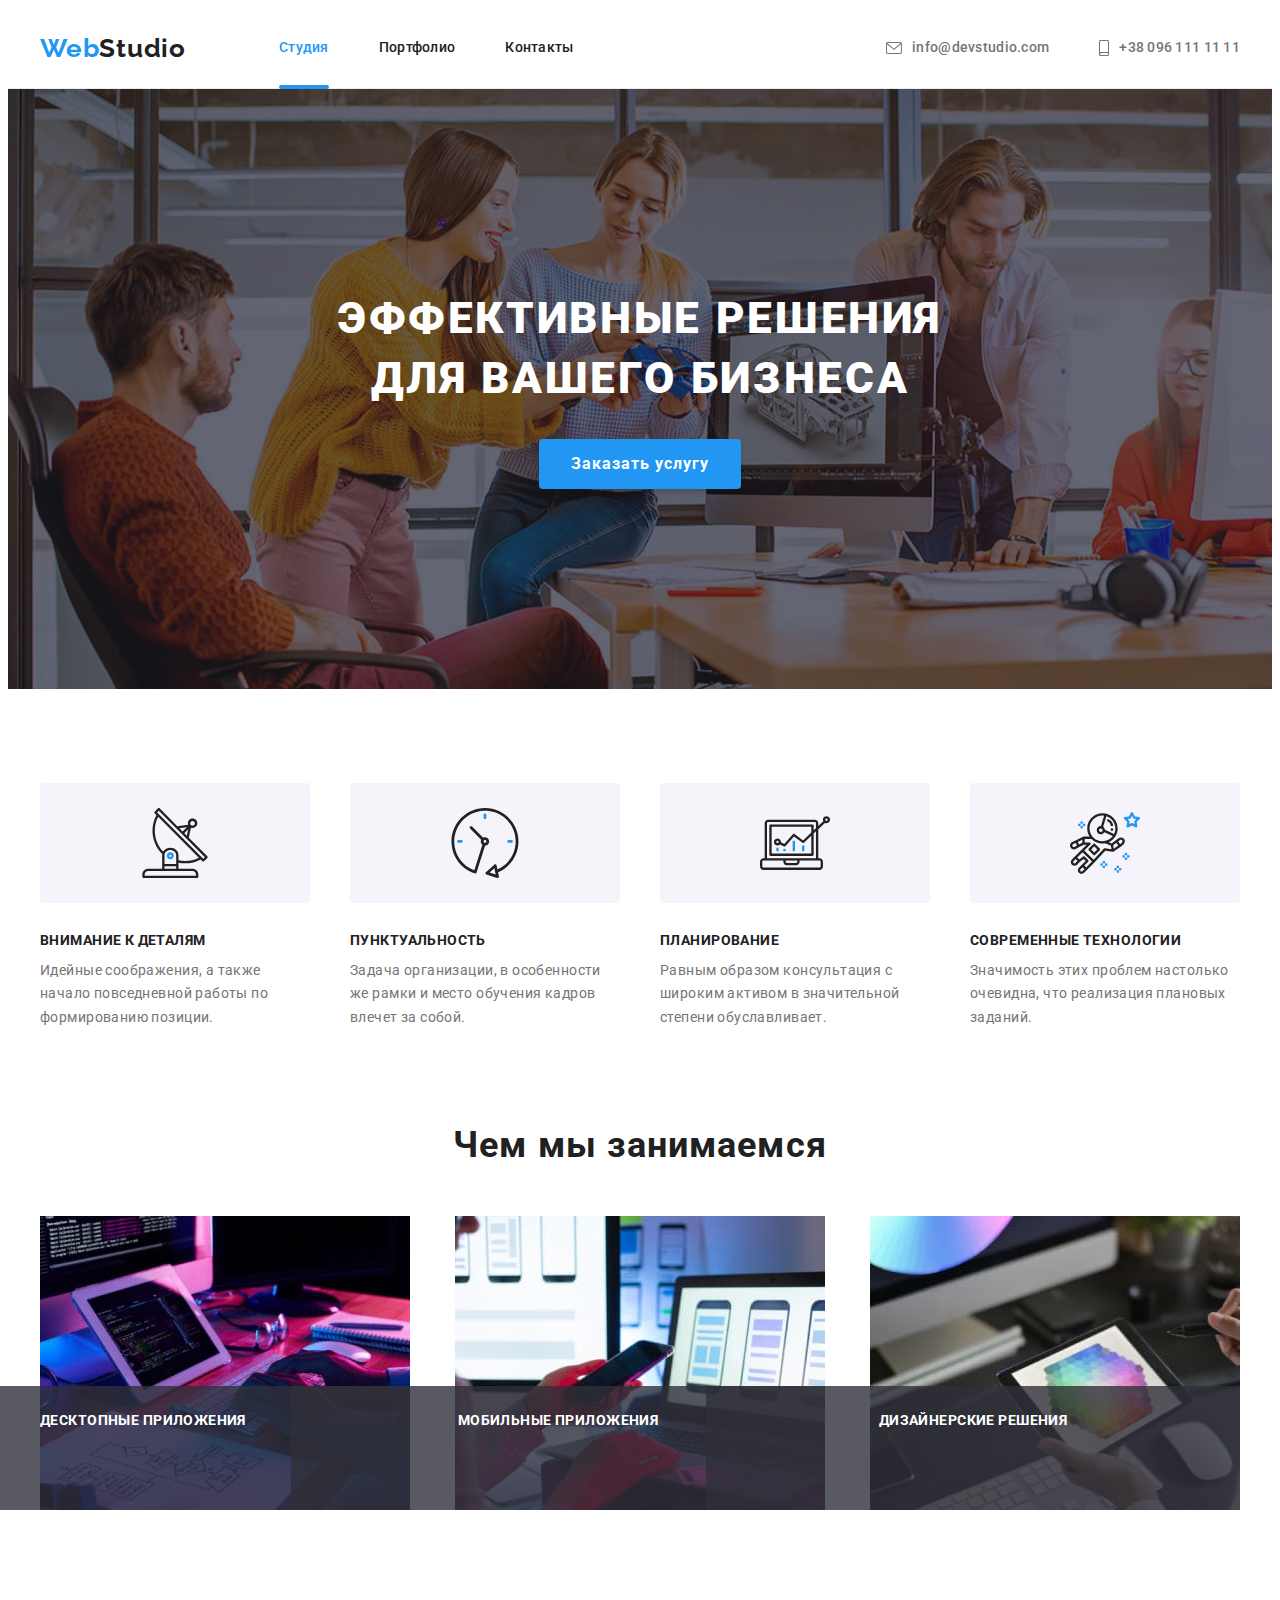
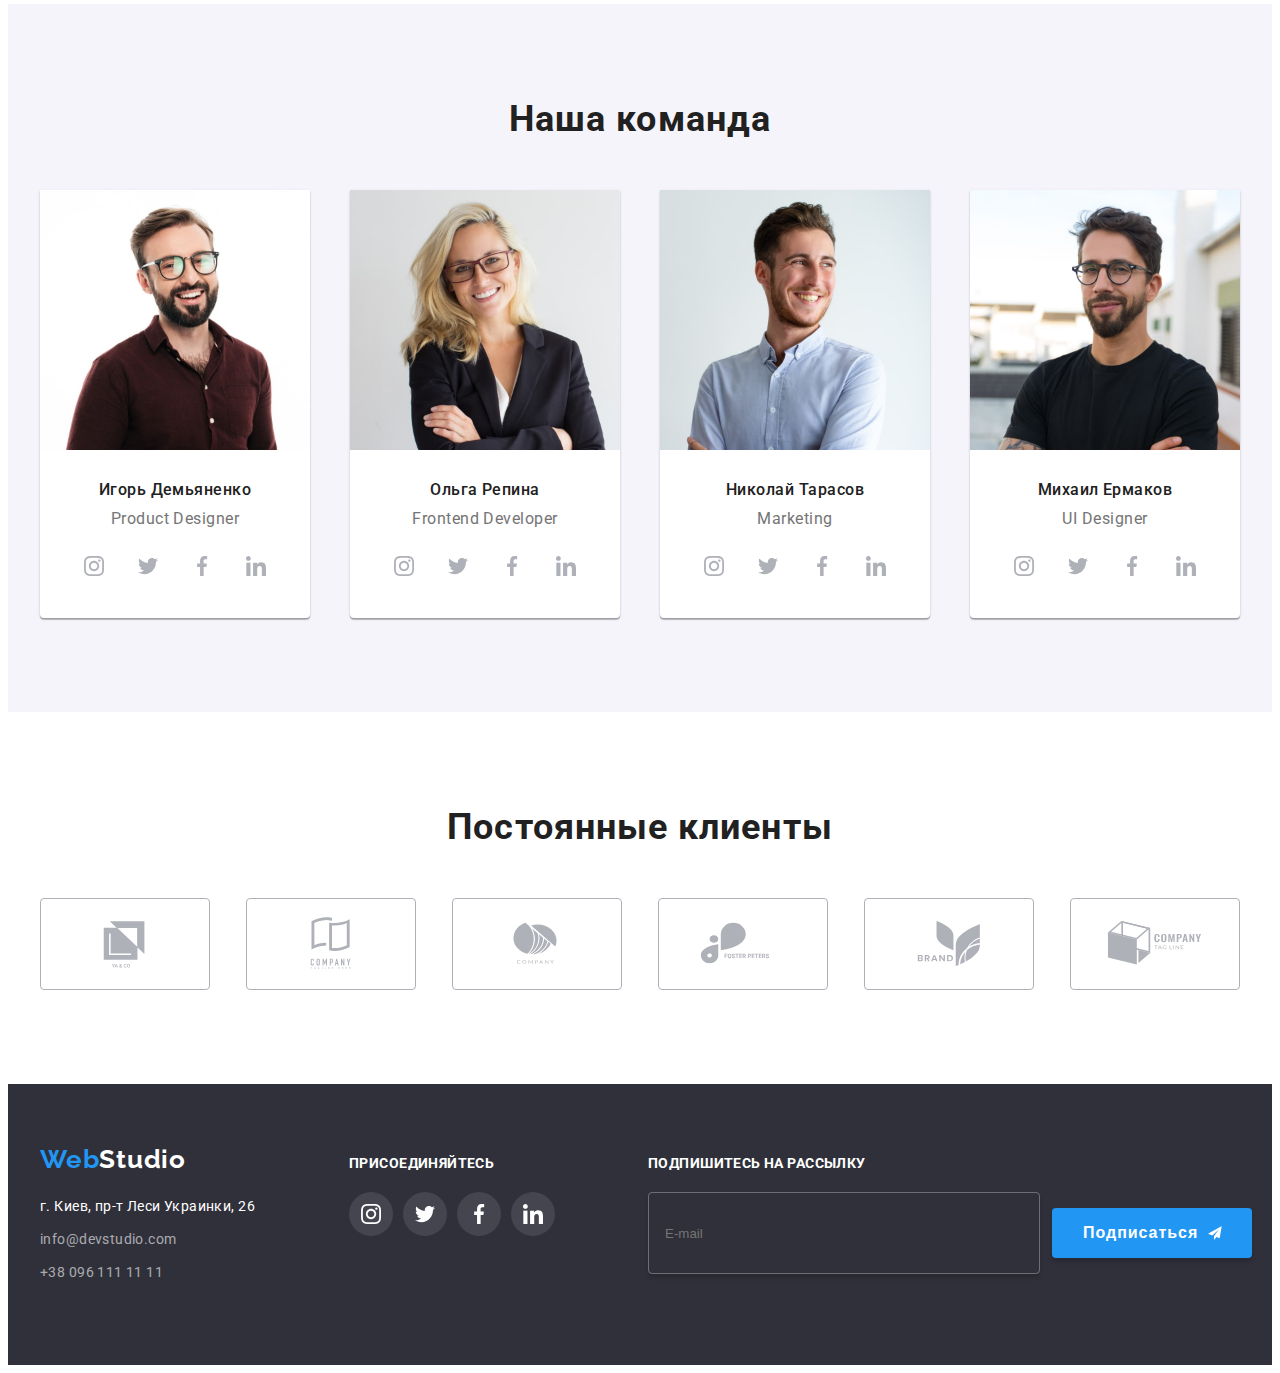
<file: index.html>
<!DOCTYPE html>
<html lang="ru">

<head>
  <meta charset="UTF-8" />
  <meta http-equiv="X-UA-Compatible" content="IE=edge" />
  <meta name="viewport" content="width=device-width, initial-scale=1.0" />
  <title>Студия</title>
  <link rel="preconnect" href="https://fonts.googleapis.com" />
  <link rel="preconnect" href="https://fonts.gstatic.com" crossorigin />
  <link href="https://fonts.googleapis.com/css2?family=Raleway:wght@700&family=Roboto:wght@400;500;700;900&display=swap"
    rel="stylesheet" />
  <link rel="stylesheet" href="https://cdnjs.cloudflare.com/ajax/libs/modern-normalize/1.1.0/modern-normalize.min.css"
    integrity="sha512-wpPYUAdjBVSE4KJnH1VR1HeZfpl1ub8YT/NKx4PuQ5NmX2tKuGu6U/JRp5y+Y8XG2tV+wKQpNHVUX03MfMFn9Q=="
    crossorigin="anonymous" referrerpolicy="no-referrer" />
  <link rel="stylesheet" href="./css/styles.css" />
</head>

<body>
  <!-- Шапка страницы -->
  <header class="page-header">
    <div class="container header-container">
      <nav class="page-navigation">
        <!-- Навигация на другие страницы -->
        <a class="logo link" href="index.html">
          Web<span class="logo-header">Studio</span>
        </a>
        <ul class="nav-list list">
          <li class="nav-list-item">
            <a class="nav-list-link link current" href="./index.html">
              Студия
            </a>
          </li>
          <li class="nav-list-item">
            <a class="nav-list-link link" href="./porfolio.html">
              Портфолио
            </a>
          </li>
          <li class="nav-list-item">
            <a class="nav-list-link link" href=""> Контакты </a>
          </li>
        </ul>
      </nav>
      <ul class="contact-list list">
        <li class="contact-list-item">
          <a class="head-contact link" href="mailto:info@devstudio.com">
            <svg class="contact-icon" width="16" height="12">
              <use href="./img/sprite.svg#icon-envelope"></use>
            </svg>
            info@devstudio.com</a>
        </li>
        <li class="contact-list-item">
          <a class="head-contact link" href="tel:+380961111111">
            <svg class="contact-icon" width="10" height="16">
              <use href="./img/sprite.svg#icon-smartphone"></use>
            </svg>
            +38 096 111 11 11</a>
        </li>
      </ul>
    </div>
  </header>
  <!-- Уникальный контент страницы -->
  <main>
    <!-- Секция Hero -->
    <section class="hero">
      <div class="container">
        <h1 class="main-title">
          Эффективные решения <br />
          для вашего бизнеса
        </h1>
        <button class="modal-btn" type="button" data-modal-open>Заказать услугу</button>
      </div>
    </section>
    <!-- Секция с текстовыми элементами -->
    <section class="section-about-text-element section">
      <div class="container">
        <h2 hidden>Текстовый контент</h2>
        <ul class="section-about-text-content list">
          <li class="section-about-list">
            <div class="text-content-icon">
              <svg class="section-about-icon" width="70" height="70">
                <use href="./img/sprite.svg#icon-antenna"></use>
              </svg>
            </div>
            <h3 class="section-about-title">Внимание к деталям</h3>
            <p class="section-about-text">
              Идейные соображения, а также <br />
              начало повседневной работы по <br />
              формированию позиции.
            </p>
          </li>
          <li class="section-about-list">
            <div class="text-content-icon">
              <svg class="section-about-icon" width="70" height="70">
                <use href="./img/sprite.svg#icon-clock"></use>
              </svg>
            </div>
            <h3 class="section-about-title">Пунктуальность</h3>
            <p class="section-about-text">
              Задача организации, в особенности <br />
              же рамки и место обучения кадров <br />
              влечет за собой.
            </p>
          </li>
          <li class="section-about-list">
            <div class="text-content-icon">
              <svg class="section-about-icon" width="70" height="70">
                <use href="./img/sprite.svg#icon-diagram"></use>
              </svg>
            </div>
            <h3 class="section-about-title">Планирование</h3>
            <p class="section-about-text">
              Равным образом консультация с <br />
              широким активом в значительной <br />
              степени обуславливает.
            </p>
          </li>
          <li class="section-about-list">
            <div class="text-content-icon">
              <svg class="section-about-icon" width="70" height="70">
                <use href="./img/sprite.svg#icon-astronaut"></use>
              </svg>
            </div>
            <h3 class="section-about-title">Современные технологии</h3>
            <p class="section-about-text">
              Значимость этих проблем настолько <br />
              очевидна, что реализация плановых <br />
              заданий.
            </p>
          </li>
        </ul>
      </div>
    </section>
    <!-- Секция чем занимаемся -->
    <section class="section-about section">
      <div class="container">
        <h2 class="section-about-main-title title">Чем мы занимаемся</h2>
        <ul class="about-image list">
          <li class="section-about-photo-list">
            <img class="section-about-img" src="./img/to-do-img1.jpg" alt="за планшетом" width="370" height="294" />
            <p class="section-about-overlay">
              Десктопные приложения
            </p>
          </li>
          <li class="section-about-photo-list">
            <img class="section-about-img" src="./img/to-do-img2.jpg" alt="за ноутбуком" width="370" height="294" />
            <p class="section-about-overlay">
              Мобильные приложения
            </p>
          </li>
          <li class="section-about-photo-list">
            <img class="section-about-img" src="./img/to-do-img3.jpg" alt="планшет в руках" width="370" height="294" />
            <p class="section-about-overlay">
              Дизайнерские решения
            </p>
          </li>
        </ul>
      </div>
    </section>
    <!-- Секция Наша команда -->
    <section class="section-team section">
      <div class="container">
        <h2 class="section-team-title title">Наша команда</h2>
        <ul class="team list">
          <li class="section-team-list">
            <img class="section-team-img" src="./img/team-img-1.jpg" alt="Игорь Демьяненко" width="270" height="260" />
            <div class="team-member-content-wrapper">
              <h3 class="team-member-name">Игорь Демьяненко</h3>
              <p class="profession">Product Designer</p>
              <ul class="social-list list">
                <li class="social-list-item">
                  <a class="social-list-link" href="">
                    <svg class="social-list-icon" width="20" height="20">
                      <use href="./img/sprite.svg#icon-instagram"></use>
                    </svg>
                  </a>
                </li>
                <li class="social-list-item">
                  <a class="social-list-link" href="">
                    <svg class="social-list-icon" width="20" height="20">
                      <use href="./img/sprite.svg#icon-twitter"></use>
                    </svg>
                  </a>
                </li>
                <li class="social-list-item">
                  <a class="social-list-link" href="">
                    <svg class="social-list-icon" width="20" height="20">
                      <use href="./img/sprite.svg#icon-facebook"></use>
                    </svg>
                  </a>
                </li>
                <li class="social-list-item">
                  <a class="social-list-link" href="">
                    <svg class="social-list-icon" width="20" height="20">
                      <use href="./img/sprite.svg#icon-linkedin"></use>
                    </svg>
                  </a>
                </li>
              </ul>
            </div>
          </li>
          <li class="section-team-list">
            <img class="section-team-img" src="./img/team-img-2.jpg" alt="Ольга Репина" width="270" height="260" />
            <div class="team-member-content-wrapper">
              <h3 class="team-member-name">Ольга Репина</h3>
              <p class="profession">Frontend Developer</p>
              <ul class="social-list list">
                <li class="social-list-item">
                  <a class="social-list-link" href="">
                    <svg class="social-list-icon" width="20" height="20">
                      <use href="./img/sprite.svg#icon-instagram"></use>
                    </svg>
                  </a>
                </li>
                <li class="social-list-item">
                  <a class="social-list-link" href="">
                    <svg class="social-list-icon" width="20" height="20">
                      <use href="./img/sprite.svg#icon-twitter"></use>
                    </svg>
                  </a>
                </li>
                <li class="social-list-item">
                  <a class="social-list-link" href="">
                    <svg class="social-list-icon" width="20" height="20">
                      <use href="./img/sprite.svg#icon-facebook"></use>
                    </svg>
                  </a>
                </li>
                <li class="social-list-item">
                  <a class="social-list-link" href="">
                    <svg class="social-list-icon" width="20" height="20">
                      <use href="./img/sprite.svg#icon-linkedin"></use>
                    </svg>
                  </a>
                </li>
              </ul>
            </div>
          </li>
          <li class="section-team-list">
            <img class="section-team-img" src="./img/team-img-3.jpg" alt="Николай Тарасов" width="270" height="260" />
            <div class="team-member-content-wrapper">
              <h3 class="team-member-name">Николай Тарасов</h3>
              <p class="profession">Marketing</p>
              <ul class="social-list list">
                <li class="social-list-item">
                  <a class="social-list-link" href="">
                    <svg class="social-list-icon" width="20" height="20">
                      <use href="./img/sprite.svg#icon-instagram"></use>
                    </svg>
                  </a>
                </li>
                <li class="social-list-item">
                  <a class="social-list-link" href="">
                    <svg class="social-list-icon" width="20" height="20">
                      <use href="./img/sprite.svg#icon-twitter"></use>
                    </svg>
                  </a>
                </li>
                <li class="social-list-item">
                  <a class="social-list-link" href="">
                    <svg class="social-list-icon" width="20" height="20">
                      <use href="./img/sprite.svg#icon-facebook"></use>
                    </svg>
                  </a>
                </li>
                <li class="social-list-item">
                  <a class="social-list-link" href="">
                    <svg class="social-list-icon" width="20" height="20">
                      <use href="./img/sprite.svg#icon-linkedin"></use>
                    </svg>
                  </a>
                </li>
              </ul>
            </div>
          </li>

          <li class="section-team-list">
            <img class="section-team-img" src="./img/team-img-4.jpg" alt="Михаил Ермаков" width="270" height="260" />
            <div class="team-member-content-wrapper">
              <h3 class="team-member-name">Михаил Ермаков</h3>
              <p class="profession">UI Designer</p>
              <ul class="social-list list">
                <li class="social-list-item">
                  <a class="social-list-link" href="">
                    <svg class="social-list-icon" width="20" height="20">
                      <use href="./img/sprite.svg#icon-instagram"></use>
                    </svg>
                  </a>
                </li>
                <li class="social-list-item">
                  <a class="social-list-link" href="">
                    <svg class="social-list-icon" width="20" height="20">
                      <use href="./img/sprite.svg#icon-twitter"></use>
                    </svg>
                  </a>
                </li>
                <li class="social-list-item">
                  <a class="social-list-link" href="">
                    <svg class="social-list-icon" width="20" height="20">
                      <use href="./img/sprite.svg#icon-facebook"></use>
                    </svg>
                  </a>
                </li>
                <li class="social-list-item">
                  <a class="social-list-link" href="">
                    <svg class="social-list-icon" width="20" height="20">
                      <use href="./img/sprite.svg#icon-linkedin"></use>
                    </svg>
                  </a>
                </li>
              </ul>
            </div>
          </li>
        </ul>
      </div>
    </section>
    <!-- Секция постоянные клиенты -->
    <section class="section-client section">
      <div class="container">
        <h2 class="section-client-title">Постоянные клиенты</h2>
        <ul class="clients-list list">
          <li class="client-list-item">
            <a class="client-list-link" href="">
              <svg class="client-list-icon" width="106" height="60">
                <use href="./img/sprite.svg#icon-Logo"></use>
              </svg>
            </a>
          </li>
          <li class="client-list-item">
            <a class="client-list-link" href="">
              <svg class="client-list-icon" width="106" height="60">
                <use href="./img/sprite.svg#icon-Logo-2"></use>
              </svg>
            </a>
          </li>
          <li class="client-list-item">
            <a class="client-list-link" href="">
              <svg class="client-list-icon" width="106" height="60">
                <use href="./img/sprite.svg#icon-Logo-3"></use>
              </svg>
            </a>
          </li>
          <li class="client-list-item">
            <a class="client-list-link" href="">
              <svg class="client-list-icon" width="106" height="60">
                <use href="./img/sprite.svg#icon-Logo-4"></use>
              </svg>
            </a>
          </li>
          <li class="client-list-item">
            <a class="client-list-link" href="">
              <svg class="client-list-icon" width="106" height="60">
                <use href="./img/sprite.svg#icon-Logo-5"></use>
              </svg>
            </a>
          </li>
          <li class="client-list-item">
            <a class="client-list-link" href="">
              <svg class="client-list-icon" width="106" height="60">
                <use href="./img/sprite.svg#icon-Logo-6"></use>
              </svg>
            </a>
          </li>
        </ul>
      </div>
    </section>
  </main>
  <!-- Подвал страницы -->
  <footer class="section-footer">
    <div class="footer-main container">
      <div class="part-adress">
        <a class="logo section-footer-logo link" href="./index.html">
          Web<span class="logo-footer">Studio</span>
        </a>
        <address class="studio-address">
          г. Киев, пр-т Леси Украинки, 26
          <ul class="list">
            <li class="footer-contact-list">
              <a class="footer-contact-mail link" href="mailto:info@devstudio.com">info@devstudio.com</a>
            </li>
            <li class="footer-contact-list">
              <a class="footer-contact-phone link" href="tel:+380961111111">+38 096 111 11 11</a>
            </li>
          </ul>
        </address>
      </div>
      <div class="part-social">
        <p class="footer-social-title">Присоединяйтесь</p>
        <ul class="social-list list">
          <li class="social-list-item">
            <a class="footer-social-list-link social-list-link" href="">
              <svg class="footer-social-list-icon" width="20" height="20">
                <use href="./img/sprite.svg#icon-instagram"></use>
              </svg>
            </a>
          </li>
          <li class="social-list-item">
            <a class="footer-social-list-link social-list-link" href="">
              <svg class="footer-social-list-icon" width="20" height="20">
                <use href="./img/sprite.svg#icon-twitter"></use>
              </svg>
            </a>
          </li>
          <li class="social-list-item">
            <a class="footer-social-list-link social-list-link" href="">
              <svg class="footer-social-list-icon" width="20" height="20">
                <use href="./img/sprite.svg#icon-facebook"></use>
              </svg>
            </a>
          </li>
          <li class="social-list-item">
            <a class="footer-social-list-link social-list-link" href="">
              <svg class="footer-social-list-icon" width="20" height="20">
                <use href="./img/sprite.svg#icon-linkedin"></use>
              </svg>
            </a>
          </li>
        </ul>
      </div>
      <div class="right-part">
      <p class="footer-subscribe-form-title">Подпишитесь на рассылку</p>
      <form class="footer-subscribe-form">
        <label class="subscribe-form-field">
          <input type="email"
          name="subscribe_email"
          class="subscribe-input"
          placeholder="E-mail">
        </label>
        <button class="subscribe-form-btn">
          <span class="subscribe-text">Подписаться</span> 
          <svg class="subscribe-form-btn-icon" width="24" height="24">
            <use href="./img/sprite.svg#icon-send">
            </use>
          </svg>
        </button>
      </form>
    </div>
    </div>
  </footer>
  <!-- Модальное окно -->
  <div class="backdrop is-hidden" data-modal>
    <div class="modal">
      <button type="button" class="modal-close-btn" data-modal-close>
        <svg class="modal-close-icon" width="18" height="18">
          <use href="./img/sprite.svg#close-icon">
          </use>
        </svg>
      </button>
      <p class="modal-window-title">Оставьте свои данные, мы вам перезвоним</p>
      <form class="contact-form">
        <label class="contact-form-field"> 
          <span class="contact-form-field-name">Имя</span>
          <span class="contact-form-input-wrapper">
            <input name="user_name" class="contact-form-input" type="text" required>
          <svg class="contact-form-input-icon" width="13" height="13">
            <use href="./img/sprite.svg#icon-modal-name"></use>
          </svg>  
          
        </span>
        </label>
        <label class="contact-form-field"> 
          <span class="contact-form-field-name">Телефон</span>
          <span class="contact-form-input-wrapper">
            <input name="user_phone" class="contact-form-input" type="tel" required>
            <svg class="contact-form-input-icon" width="13" height="13">
              <use href="./img/sprite.svg#icon-modal-phone"></use>
            </svg>  
          
        </span>
        </label>
        <label class="contact-form-field">
          <span class="contact-form-field-name">Почта</span> 
          <span class="contact-form-input-wrapper">
            <input name="user_email" class="contact-form-input" type="email" required>
            <svg class="contact-form-input-icon" width="15" height="12">
              <use href="./img/sprite.svg#icon-modal-email"></use>
            </svg>  
          
        </span>
        </label>
        <label class="contact-form-field"> 
          <span class="contact-form-field-name">Комментарий</span> 
          <textarea name="user_message" class="contact-form-message" placeholder="Введите текст"></textarea>
          <div class="contact-form-checkbox-wrapper">
            <input 
            name="accept-policy" 
            value="" 
            type="checkbox" 
            class="contact-form-checkbox visually-hidden" 
            id="policy-checkbox"
            required>
            <label for="policy-checkbox" class="contact-form-checkbox-label">Соглашаюсь с рассылкой и принимаю&#160 <a href="" class="agreement">Условия договора</a> </label>
          </div>
          <button type="submit" class="contact-form-submit-btn">Отправить</button>
        </label>
      </form>
    </div>
  </div>
  <script src="./js/modal.js"></script>
</body>

</html>
</file>
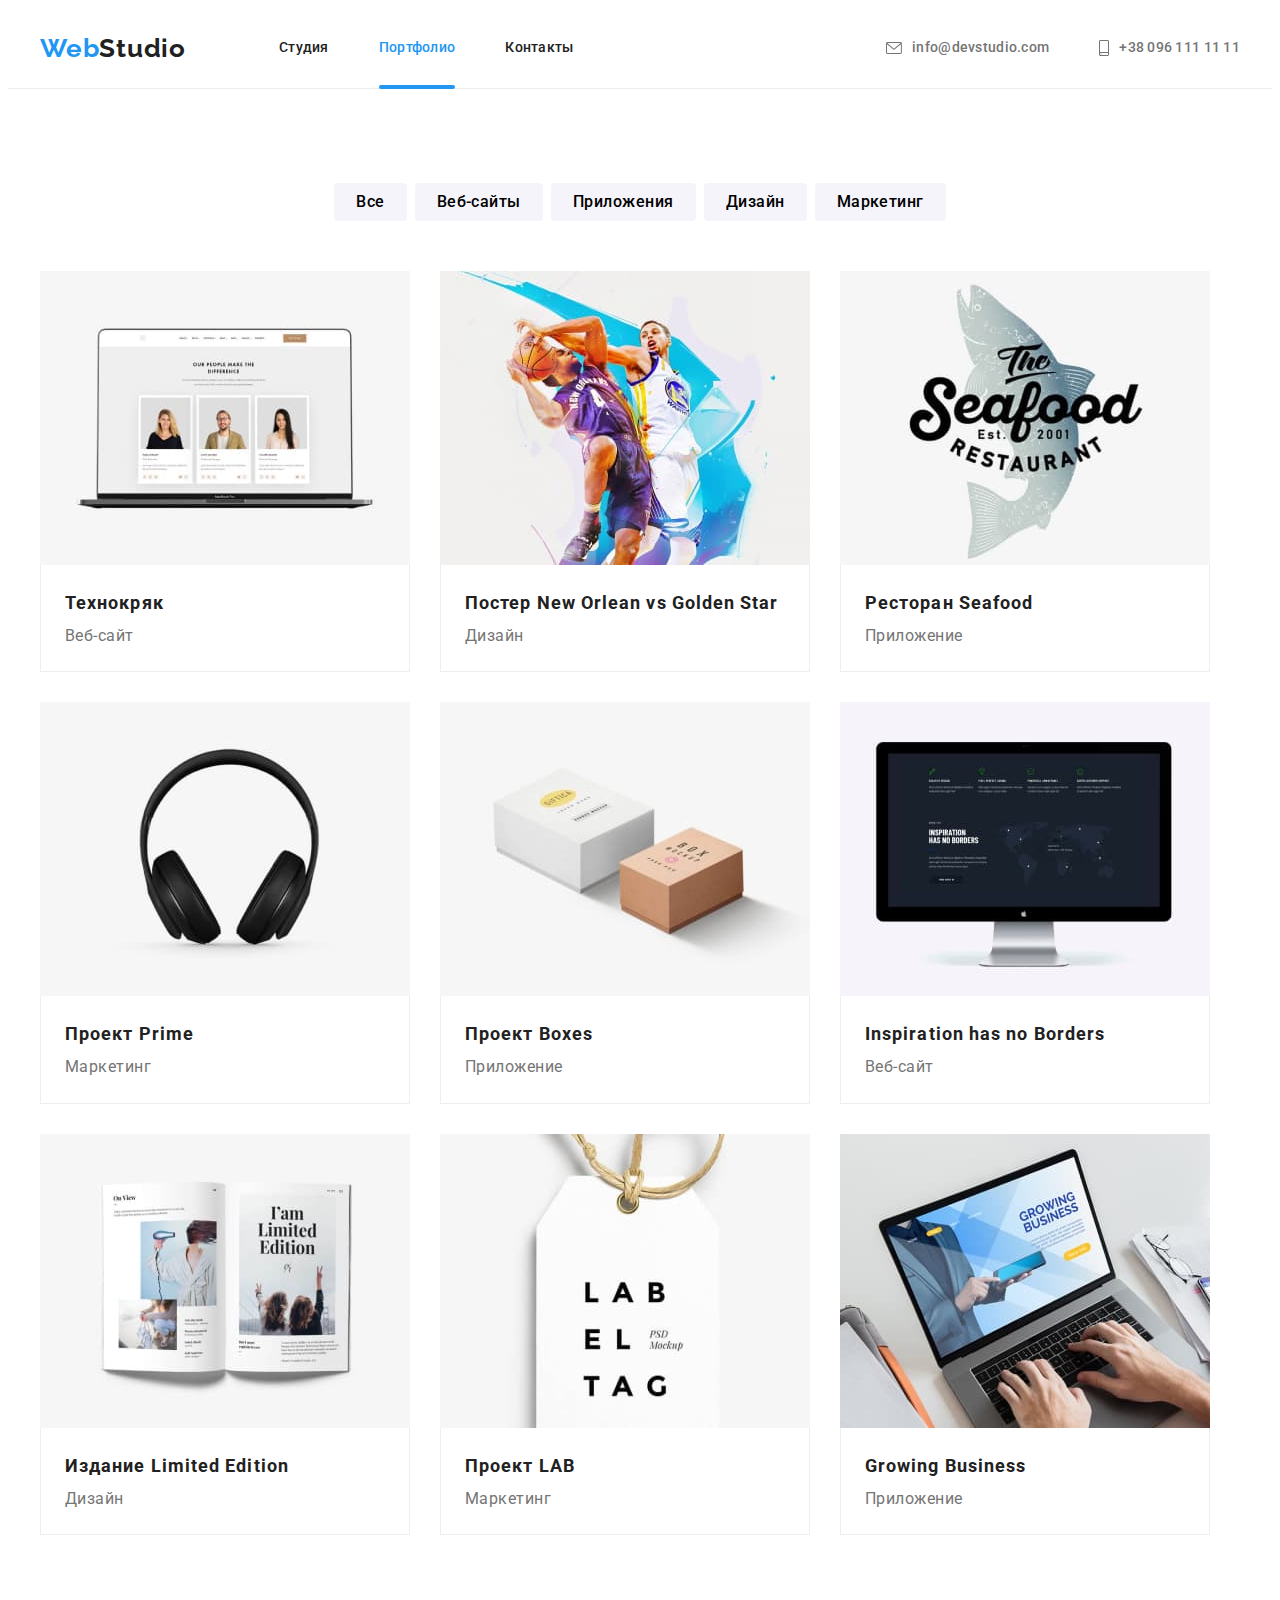
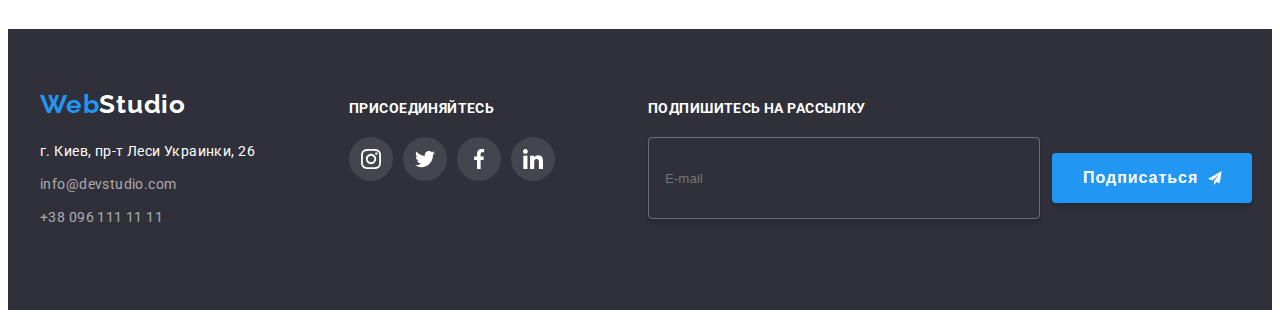
<file: porfolio.html>
<!DOCTYPE html>
<html lang="ru">
  <head>
    <meta charset="UTF-8" />
    <meta http-equiv="X-UA-Compatible" content="IE=edge" />
    <meta name="viewport" content="width=device-width, initial-scale=1.0" />
    <title>Портфолио</title>
    <link rel="preconnect" href="https://fonts.googleapis.com" />
    <link rel="preconnect" href="https://fonts.gstatic.com" crossorigin />
    <link
      href="https://fonts.googleapis.com/css2?family=Raleway:wght@700&family=Roboto:wght@400;500;700;900&display=swap"
      rel="stylesheet"
    />
    <link
      rel="stylesheet"
      href="https://cdnjs.cloudflare.com/ajax/libs/modern-normalize/1.1.0/modern-normalize.min.css"
      integrity="sha512-wpPYUAdjBVSE4KJnH1VR1HeZfpl1ub8YT/NKx4PuQ5NmX2tKuGu6U/JRp5y+Y8XG2tV+wKQpNHVUX03MfMFn9Q=="
      crossorigin="anonymous"
      referrerpolicy="no-referrer"
    />
    <link rel="stylesheet" href="./css/styles.css" />
  </head>
  <body>
    <!-- Шапка страницы -->
    <header class="page-header">
      <div class="container header-container">
        <nav class="page-navigation">
          <!-- Навигация на другие страницы -->
          <a class="logo link" href="index.html">
            Web<span class="logo-header">Studio</span>
          </a>
          <ul class="nav-list list">
            <li class="nav-list-item">
              <a class="nav-list-link link" href="./index.html"> Студия </a>
            </li>
            <li class="nav-list-item">
              <a class="nav-list-link link current" href="./porfolio.html">
                Портфолио
              </a>
            </li>
            <li class="nav-list-item">
              <a class="nav-list-link link" href=""> Контакты </a>
            </li>
          </ul>
        </nav>
        <ul class="contact-list list">
          <li class="contact-list-item">
            <a class="head-contact link" href="mailto:info@devstudio.com">
              <svg class="contact-icon" width="16" height="12">
                <use href="./img/sprite.svg#icon-envelope"></use>
              </svg>
              info@devstudio.com</a
            >
          </li>
          <li class="contact-list-item">
            <a class="head-contact link" href="tel:+380961111111">
              <svg class="contact-icon" width="10" height="16">
                <use href="./img/sprite.svg#icon-smartphone"></use>
              </svg>
              +38 096 111 11 11</a
            >
          </li>
        </ul>
      </div>
    </header>
    <!-- Секция Портфолио-->
    <main>
      <section class="section-portfolio section">
        <div class="container">
          <h2 hidden>Портфолио</h2>
          <ul class="portfolio-gallery-btn list">
            <li class="portfolio-btn-list">
              <button class="portfolio-btn" type="button">Все</button>
            </li>
            <li class="portfolio-btn-list">
              <button class="portfolio-btn" type="button">Веб-сайты</button>
            </li>
            <li class="portfolio-btn-list">
              <button class="portfolio-btn" type="button">Приложения</button>
            </li>
            <li class="portfolio-btn-list">
              <button class="portfolio-btn" type="button">Дизайн</button>
            </li>
            <li class="portfolio-btn-list">
              <button class="portfolio-btn" type="button">Маркетинг</button>
            </li>
          </ul>
          <ul class="portfolio-gallery list">
            <li class="portfolio-list">
              <a href="" class="portfolio-list-item-link link">
                <div class="portfolio-list-item-wrapper">
              
              <img
                class="portfolio-list-img"
                src="./img/img1.jpg"
                alt="Ноутбук"
                width="370"
                height="294"
            />
            <p class="overlay">
              Ресурс предлагает комплексные предложения с разным уровнем функционала и сервисов. Все это позволит посетителю получить исчерпывающие сведения о компании или частном лице.
            </p>
          </div>
              <div class="portfolio-img-content-wrapper">
                <h3 class="portfolio-img-title">Технокряк</h3>
                <p class="img-description">Веб-сайт</p>
              </div>
            </a>
            </li>
            <li class="portfolio-list">
              <a href="" class="portfolio-list-item-link link">
                <div class="portfolio-list-item-wrapper">
              <img
                class="portfolio-list-img"
                src="./img/img2.jpg"
                alt="Баскетболисты"
                width="370"
                height="294"
              />
              <p class="overlay">
                Ресурс предлагает комплексные предложения с разным уровнем функционала и сервисов. Все это позволит посетителю получить исчерпывающие сведения о компании или частном лице.
              </p>
            </div>
              <div class="portfolio-img-content-wrapper">
                <h3 class="portfolio-img-title">
                  Постер <span lang="en">New Orlean vs Golden Star</span>
                </h3>
                <p class="img-description">Дизайн</p>
              </div>
            </a>
            </li>
            <li class="portfolio-list">
              <a href="" class="portfolio-list-item-link link">
                <div class="portfolio-list-item-wrapper">
              <img
                class="portfolio-list-img"
                src="./img/img3.jpg"
                alt="Морепродукты"
                width="370"
                height="294"
              />
              <p class="overlay">
                Ресурс предлагает комплексные предложения с разным уровнем функционала и сервисов. Все это позволит посетителю получить исчерпывающие сведения о компании или частном лице.
              </p>
            </div>
              <div class="portfolio-img-content-wrapper">
                <h3 class="portfolio-img-title">
                  Ресторан <span lang="en">Seafood</span>
                </h3>
                <p class="img-description">Приложение</p>
              </div>
            </a>
            </li>
            <li class="portfolio-list">
              <a href="" class="portfolio-list-item-link link">
                <div class="portfolio-list-item-wrapper">
              <img
                class="portfolio-list-img"
                src="./img/img4.jpg"
                alt="Наушники"
                width="370"
                height="294"
              />
              <p class="overlay">
                Ресурс предлагает комплексные предложения с разным уровнем функционала и сервисов. Все это позволит посетителю получить исчерпывающие сведения о компании или частном лице.
              </p>
            </div>
              <div class="portfolio-img-content-wrapper">
                <h3 class="portfolio-img-title">
                  Проект <span lang="en">Prime</span>
                </h3>
                <p class="img-description">Маркетинг</p>
              </div>
            </a>
            </li>
            <li class="portfolio-list">
              <a href="" class="portfolio-list-item-link link">
                <div class="portfolio-list-item-wrapper">
              <img
                class="portfolio-list-img"
                src="./img/img5.jpg"
                alt="Коробки"
                width="370"
                height="294"
              />
              <p class="overlay">
                Ресурс предлагает комплексные предложения с разным уровнем функционала и сервисов. Все это позволит посетителю получить исчерпывающие сведения о компании или частном лице.
              </p>
            </div>
              <div class="portfolio-img-content-wrapper">
                <h3 class="portfolio-img-title">
                  Проект <span lang="en">Boxes</span>
                </h3>
                <p class="img-description">Приложение</p>
              </div>
            </a>
            </li>
            <li class="portfolio-list">
              <a href="" class="portfolio-list-item-link link">
                <div class="portfolio-list-item-wrapper">
              <img
                class="portfolio-list-img"
                src="./img/img6.jpg"
                alt="Компьютер"
                width="370"
                height="294"
              />
              <p class="overlay">
                Ресурс предлагает комплексные предложения с разным уровнем функционала и сервисов. Все это позволит посетителю получить исчерпывающие сведения о компании или частном лице.
              </p>
            </div>
              <div class="portfolio-img-content-wrapper">
                <h3 class="portfolio-img-title" lang="en">
                  Inspiration has no Borders
                </h3>
                <p class="img-description">Веб-сайт</p>
              </div>
            </a>
            </li>
            <li class="portfolio-list">
              <a href="" class="portfolio-list-item-link link">
                <div class="portfolio-list-item-wrapper">
              <img
                class="portfolio-list-img"
                src="./img/img7.jpg"
                alt="Книга"
                width="370"
                height="294"
              />
              <p class="overlay">
                Ресурс предлагает комплексные предложения с разным уровнем функционала и сервисов. Все это позволит посетителю получить исчерпывающие сведения о компании или частном лице.
              </p>
            </div>
              <div class="portfolio-img-content-wrapper">
                <h3 class="portfolio-img-title">
                  Издание <span lang="en">Limited Edition</span>
                </h3>
                <p class="img-description">Дизайн</p>
              </div>
            </a>
            </li>
            <li class="portfolio-list">
              <a href="" class="portfolio-list-item-link link">
                <div class="portfolio-list-item-wrapper">
              <img
                class="portfolio-list-img"
                src="./img/img8.jpg"
                alt="Ярлык"
                width="370"
                height="294"
              />
              <p class="overlay">
                Ресурс предлагает комплексные предложения с разным уровнем функционала и сервисов. Все это позволит посетителю получить исчерпывающие сведения о компании или частном лице.
              </p>
            </div>
              <div class="portfolio-img-content-wrapper">
                <h3 class="portfolio-img-title">
                  Проект <span lang="en">LAB</span>
                </h3>
                <p class="img-description">Маркетинг</p>
              </div>
            </a>
            </li>
            <li class="portfolio-list">
              <a href="" class="portfolio-list-item-link link">
                <div class="portfolio-list-item-wrapper">
              <img
                class="portfolio-list-img"
                src="./img/img9.jpg"
                alt="За ноутбуком"
                width="370"
                height="294"
              />
              <p class="overlay">
                Ресурс предлагает комплексные предложения с разным уровнем функционала и сервисов. Все это позволит посетителю получить исчерпывающие сведения о компании или частном лице.
              </p>
            </div>
              <div class="portfolio-img-content-wrapper">
                <h3 class="portfolio-img-title" lang="en">Growing Business</h3>
                <p class="img-description">Приложение</p>
              </div>
            </a>
            </li>
          </ul>
        </div>
      </section>
    </main>
    <!-- Подвал страницы -->
    <footer class="section-footer">
      <div class="footer-main container">
        <div class="part-adress">
          <a class="logo section-footer-logo link" href="./index.html">
            Web<span class="logo-footer">Studio</span>
          </a>
          <address class="studio-address">
            г. Киев, пр-т Леси Украинки, 26
            <ul class="list">
              <li class="footer-contact-list">
                <a
                  class="footer-contact-mail link"
                  href="mailto:info@devstudio.com"
                  >info@devstudio.com</a
                >
              </li>
              <li class="footer-contact-list">
                <a class="footer-contact-phone link" href="tel:+380961111111"
                  >+38 096 111 11 11</a
                >
              </li>
            </ul>
          </address>
        </div>
        <div class="part-social">
          <p class="footer-social-title">Присоединяйтесь</p>
          <ul class="social-list list">
            <li class="social-list-item">
              <a class="footer-social-list-link social-list-link" href="">
                <svg class="footer-social-list-icon" width="20" height="20">
                  <use href="./img/sprite.svg#icon-instagram"></use>
                </svg>
              </a>
            </li>
            <li class="social-list-item">
              <a class="footer-social-list-link social-list-link" href="">
                <svg class="footer-social-list-icon" width="20" height="20">
                  <use href="./img/sprite.svg#icon-twitter"></use>
                </svg>
              </a>
            </li>
            <li class="social-list-item">
              <a class="footer-social-list-link social-list-link" href="">
                <svg class="footer-social-list-icon" width="20" height="20">
                  <use href="./img/sprite.svg#icon-facebook"></use>
                </svg>
              </a>
            </li>
            <li class="social-list-item">
              <a class="footer-social-list-link social-list-link" href="">
                <svg class="footer-social-list-icon" width="20" height="20">
                  <use href="./img/sprite.svg#icon-linkedin"></use>
                </svg>
              </a>
            </li>
          </ul>
        </div>
        <div class="right-part">
          <p class="footer-subscribe-form-title">Подпишитесь на рассылку</p>
          <form class="footer-subscribe-form">
            <label class="subscribe-form-field">
              <input type="email"
              name="subscribe_email"
              class="subscribe-input"
              placeholder="E-mail">
            </label>
            <button class="subscribe-form-btn">
              <span class="subscribe-text">Подписаться</span> 
              <svg class="subscribe-form-btn-icon" width="24" height="24">
                <use href="./img/sprite.svg#icon-send">
                </use>
              </svg>
            </button>
          </form>
        </div>
      </div>
    </footer>
  </body>
</html>
</file>
<file: css/styles.css>
:root {
  --primary-font-family: "Roboto", sans-serif;
  --secondary-font-family: "Raleway", sans-serif;
  --accent-color: #2196f3;
  --primary-text-color: #212121;
  --secondary-text-color: #757575;
  --primary-section-color: #ffffff;
  --team-background-color: #f5f4fa;
  --section-background-color: #2f303a;
  --focus-color: #188ce8;
  --footer-main-color: rgba(255, 255, 255, 0.6);
  --time-distribution: cubic-bezier(0.4, 0, 0.2, 1);
}

body {
  font-family: var(--primary-font-family);
  color: var(--primary-text-color);
}

.list {
  list-style: none;
}
.link {
  text-decoration: none;
}
h1, h2, h3, p {
  margin-top: 0;
  margin-bottom: 0;
}
ul {
  margin-top: 0;
  margin-bottom: 0;
  padding-left: 0;
}
img {
  display: block;
}
address {
  font-style: normal;
}
.container {
  width: 1200px;
  padding-left: 15px;
  padding-right: 15px;
  margin-left: auto;
  margin-right: auto;
}
/* ========= Start Components ========= */
.section {
  padding-top: 94px;
  padding-bottom: 94px;
}
.title {
  margin-bottom: 50px;
}
.social-list {
  display: flex;
  justify-content: space-between;
}
.social-list-link {
  display: flex;
  align-items: center;
  justify-content: center;
  width: 44px;
  height: 44px;
  border-radius: 50%;
  transition: background-color 250ms var(--time-distribution);
}
.social-list-icon {
  fill: #AFB1B8;
  transition: fill 250ms var(--time-distribution);
}
.social-list-link:hover,
.social-list-link:focus {
  background-color: var(--accent-color);
}
.social-list-link:hover .social-list-icon,
.social-list-link:focus .social-list-icon {
  fill: white;
}

/* ========= End Components ========= */

/* ========= Start Header ========= */
.page-header {
  background-color: var(--primary-section-color);
  border-bottom: 1px solid #ECECEC;
}
.header-container {
  display: flex;
  align-items: center;
  justify-content: space-between;
}
.page-navigation {
  display: flex;
  align-items: center;
}
.nav-list {
  display: flex;
}
.contact-list {
  display: flex;
}
.logo {
  font-family: var(--secondary-font-family);
  font-weight: 700;
  font-size: 26px;
  line-height: 1.19;
  letter-spacing: 0.03em;
  margin-right: 93px;
  color: var(--accent-color);
}

.logo-header {
  color: var(--primary-text-color);
}
.logo-footer {
  color: #ffffff;
}
.nav-list-item:not(:last-child) {
  margin-right: 50px;
}
.contact-list-item:not(:last-child) {
  margin-right: 50px;
}

.nav-list-link {
  display: inline-flex;
  font-weight: 500;
  font-size: 14px;
  line-height: 1.14;
  letter-spacing: 0.02em;
  align-items: center;
  padding-top: 32px;
	padding-bottom: 32px;
  color: var(--primary-text-color);
  transition: color 250ms var(--time-distribution);
}
.current {
  position: relative;
}
.current::after {
  position: absolute;
  content: "";
  bottom: -1px;
  width: 100%;
  height: 4px;
  border-radius: 2px;
  background-color: var(--accent-color);
}

.nav-list-link:hover,
.nav-list-link:focus {
  color: var(--accent-color);
}

.head-contact {
  display: inline-flex;
  align-items: center;
  font-weight: 500;
  font-size: 14px;
  line-height: 1.14;
  letter-spacing: 0.02em;
  color: #757575;
  transition: color 250ms var(--time-distribution);
}
.contact-icon {
  margin-right: 10px;
  fill: currentColor;
  transition: fill 250ms var(--time-distribution);
}
.head-contact:hover,
.head-contact:focus {
  color: var(--accent-color);
}
.head-contact:hover .contact-icon,
.head-contact:focus .contact-icon{
  fill: var(--accent-color);
} 
.contact-list-item {
  display: flex;
  align-items: center;
}
.section-team-list {
  color: var(--primary-section-color);
}
.nav-list .link.current {
  color: var(--accent-color);
}

/* ========= End Header ========= */

/* ========= Start Hero ========= */
.hero {
  background-image: linear-gradient(rgba(47, 48, 58, 0.4),rgba(47, 48, 58, 0.4)), url("../img/hero/bg-img.jpg");
  background-size: cover;
  padding-top: 200px;
  padding-bottom: 200px;
  text-align: center;
  background-color: #C4C4C4;
}

.main-title {
  font-weight: 900;
  font-size: 44px;
  line-height: 1.36;
  letter-spacing: 0.06em;
  text-transform: uppercase;
  color: var(--primary-section-color);
  margin-bottom: 30px;
}
.modal-btn {
  min-width: 200px;
  padding: 10px 32px;
  border: none;
  box-shadow: 0px 4px 4px rgba(0, 0, 0, 0.15);
  border-radius: 4px;
  font-family: inherit;
  font-weight: 700;
  font-size: 16px;
  line-height: 1.88;
  letter-spacing: 0.06em;
  cursor: pointer;
  color: var(--primary-section-color);
  background: var(--accent-color);
  transition: background-color 250ms var(--time-distribution), color 250ms var(--time-distribution);
}

.modal-btn:hover,
.modal-btn:focus {
  background-color: var(--focus-color);
}
/* ========= End Hero ========= */

/* ========= Start section text elements ========= */
.text-content-icon {
  display: flex;
  align-items: center;
  justify-content: center;
  width: 270px;
  height: 120px;
  background-color: var(--team-background-color);
  border-radius: 4px;
  margin-bottom: 30px;
}

.section-about-text-element {
  color: var(--primary-section-color);
  padding-bottom: 47px;
}
.section-about-text-content {
  display: flex;
  justify-content: space-between;
  margin-left: -30px;
  margin-top: -30px;
}
.section-about-list {
  flex-basis: calc(100%-120px)/4;
  margin-left: 30px;
  margin-top: 30px;
}
/* ========= End section text elements ========= */

/* ========= Start section about ========= */

.about-image {
  display: flex;
  justify-content: space-between;
  margin-left: -30px;
  margin-top: -30px;
}
.section-about {
  color: var(--primary-section-color);
  padding-top: 47px;
}

.section-about-photo-list {
  flex-basis: calc(100% - 90px)/3;
  margin-left: 30px;
  margin-top: 30px;
}
.section-about-title {
  font-weight: 700;
  font-size: 14px;
  line-height: 1.14;
  letter-spacing: 0.03em;
  text-transform: uppercase;
  color: var(--primary-text-color);
  margin-bottom: 10px;
}
.section-about-main-title {
  font-weight: 700;
  font-size: 36px;
  line-height: 1.17;
  text-align: center;
  letter-spacing: 0.03em;
  color: var(--primary-text-color);
} 
.section-about-text {
  font-size: 14px;
  line-height: 1.7;
  letter-spacing: 0.03em;
  color: var(--secondary-text-color);
}
.section-about-photo-list {
  position: relative;
}
.section-about-overlay {
  position: absolute;
  font-family: var(--primary-font-family);
  font-weight: 700;
  font-size: 14px;
  line-height: 1.14;
  text-align: center;
  letter-spacing: 0.03em;
  text-transform: uppercase;
  background-color: rgba(47, 48, 58, 0.8);;
  color: #FFFFFF;
  padding: 27px 82px;
  bottom: 0;
  right: 0;
  width: 370px;
  height: 70px;
}

/* ========= End section about ========= */

/* ========= Start Our Team section ========= */
.team {
  display: flex;
  flex-wrap: wrap;
  justify-content: space-between;
  margin-left: -30px;
  margin-top: -30px;
}
.section-team-list {
  flex-basis: calc(100%-120px)/4;
  margin-left: 30px;
  margin-top: 30px;
  box-shadow: 0px 1px 3px rgba(0, 0, 0, 0.12), 0px 1px 1px rgba(0, 0, 0, 0.14), 0px 2px 1px rgba(0, 0, 0, 0.2);
  border-radius: 0px 0px 4px 4px;
}
.section-team {
  background-color: var(--team-background-color);
}
.section-team-title {
  font-weight: 700;
  font-size: 36px;
  line-height: 1.17;
  text-align: center;
  letter-spacing: 0.03em;
}
.team-member-name {
  font-weight: 500;
  font-size: 16px;
  line-height: 1.19;
  text-align: center;
  letter-spacing: 0.03em;
  color: var(--primary-text-color);
  margin-bottom: 10px;
}
.profession {
  font-size: 16px;
  line-height: 1.19;
  text-align: center;
  letter-spacing: 0.03em;
  color: var(--secondary-text-color);
  margin-bottom: 16px;
}
.team-member-content-wrapper {
  padding: 30px 32px;

}
.section-team-list {
  background-color: var(--primary-section-color);
}
/* ========= End Our Team section ========= */

/* ========= Start Section Clients ========= */

.section-client-title {
  font-weight: 700;
  font-size: 36px;
  line-height: 1.17;
  text-align: center;
  letter-spacing: 0.03em;
  margin-bottom: 50px;
}
.clients-list {
  display: flex;
  justify-content: space-between;
}
.client-list-item {
  display: flex;
  align-items: center;
  justify-content: center;
  margin-right: 30px;
}
.client-list-link {
  display: flex;
  align-items: center;
  justify-content: center;
  width: 170px;
  height: 92px;
  border: 1px solid #AFB1B8;
  border-radius: 4px;
  box-sizing: border-box;
  transition: border-color 250ms var(--time-distribution);
}
.client-list-item:last-child {
  margin-right: 0px;
}

.client-list-link:hover,
.client-list-link:focus {
  border-color: var(--accent-color);
  color: var(--accent-color);
  cursor: pointer;
}
.client-list-icon {
  fill: #AFB1B8;
  transition: fill 250ms var(--time-distribution);
}
.client-list-link:hover .client-list-icon,
.client-list-link:focus .client-list-icon {
  fill: var(--accent-color);
  } 
  
/* ========= End Section Clients ========= */
/* ========= Start Section Portfolio ========= */

.portfolio-gallery-btn {
  display: flex;
}
.portfolio-gallery {
  display: flex;
  flex-wrap: wrap;
  margin-left: -30px;
  margin-top: -30px;
}
.portfolio-list {
  flex-basis: calc(100%-90px)/3;
  margin-left: 30px;
  margin-top: 30px;
  text-align: center;
  transition: box-shadow 250ms var(--time-distribution);
}
.section-portfolio {
  background-color: var(--primary-section-color);
}
.portfolio-btn:hover,
.portfolio-btn:focus {
  color: var(--primary-section-color);
  background-color: var(--focus-color);
  box-shadow: 0px 3px 1px rgba(0, 0, 0, 0.1), 0px 1px 2px rgba(0, 0, 0, 0.08), 0px 2px 2px rgba(0, 0, 0, 0.12);
}
.portfolio-btn {
  font-family: inherit;
  font-weight: 500;
  font-size: 16px;
  line-height: 1.63;
  letter-spacing: 0.03em;
  cursor: pointer;
  background-color: var(--team-background-color);
  border-radius: 4px;
  border: none;
  padding: 6px 22px;  
  transition: color 250ms var(--time-distribution), background-color 250ms var(--time-distribution), box-shadow 250ms var(--time-distribution);
}
.portfolio-gallery-btn {
  display: flex;
  justify-content: center;
  margin-bottom: 50px;
}

.portfolio-list:hover,
.portfolio-list:focus {
  box-shadow: 0px 1px 1px rgba(0, 0, 0, 0.12), 0px 4px 4px rgba(0, 0, 0, 0.06), 1px 4px 6px rgba(0, 0, 0, 0.16);
}
.portfolio-btn-list:not(:last-child) {
  margin-right: 8px;
}
.portfolio-img-title {
  text-align: left;
  font-weight: 700;
  font-size: 18px;
  line-height: 2;
  letter-spacing: 0.06em;
  color: var(--primary-text-color);
}
.img-description {
  text-align: left;
  font-size: 16px;
  line-height: 1.9;
  letter-spacing: 0.03em;
  color: var(--secondary-text-color);
}
.portfolio-img-content-wrapper {
  border: 1px solid #EEEEEE;
  box-sizing: border-box;
  padding: 20px 24px;
  border-top: none;
}
.portfolio-list-item-wrapper {
  position: relative;
  overflow: hidden;
}
.overlay {
  position: absolute;
  font-family: var(--primary-font-family);
  font-weight: 400;
  font-size: 18px;
  line-height: 1.56;
  letter-spacing: 0.03em;
  background-color: rgba(33, 150, 243, 0.9);
  padding: 63px 24px;
  color: #FFFFFF;
  top: 0;
  left: 0;
  width: 100%;
  height: 100%;
  overflow: auto;
  transform: translateY(100%);
  transition: transform 250ms linear;
}
.portfolio-list-item-link:hover .overlay,
.portfolio-list-item-link:focus .overlay {
  transform: translateY(0%);
}

/* ========= End Section Portfolio ========= */

/* ========= Start Footer ========= */

.section-footer {
  background-color: var(--section-background-color);
  padding-top: 60px;
  padding-bottom: 60px;
}
.section-footer-logo {
 display: block;
 margin-bottom: 20px;
}
.studio-address {
  display: flex;
  flex-direction: column;
  font-size: 14px;
  line-height: 1.71;
  letter-spacing: 0.03em;
  color: var(--primary-section-color);
}
.footer-contact-list {
  margin-bottom: 9px;
  margin-top: 9px;
}
.footer-contact-list:last-child {
  margin-bottom: 0px;
}
.footer-contact-mail {
  display: block;
  font-size: 14px;
  line-height: 1.71;
  letter-spacing: 0.03em;
  color: var(--footer-main-color);
}

.footer-contact-mail:hover,
.footer-contact-mail:focus {
  color: var(--accent-color);
}
.footer-contact-phone {
  font-size: 14px;
  line-height: 1.71;
  letter-spacing: 0.03em;
  color: var(--footer-main-color);
}
.footer-contact-phone:hover,
.footer-contact-mail:focus {
  color: var(--accent-color);
}
.footer-main {
  display: flex;
  align-items: baseline;
  margin-bottom: 20px;
}
.footer-social-title {
display: flex;
font-weight: 700;
font-size: 14px;
line-height: 1.14;
letter-spacing: 0.03em;
text-transform: uppercase;
color: #FFFFFF;
margin-bottom: 20px;
}
.part-adress {
  margin-right: 70px;
}

.footer-social-list-icon {
  fill: white;
}
.footer-social-list-link {
  background: rgba(255, 255, 255, 0.1);
}
.social-list-item:not(:last-child) {
  margin-right: 10px;
}
.footer-subscribe-form-title {
  font-weight: 700;
  font-size: 14px;
  line-height: 1.14;
  letter-spacing: 0.03em;
  text-transform: uppercase;
  color: var(--primary-section-color);
  margin-bottom: 20px;
}
.subscribe-form-btn {
  display: flex;
  justify-content: center;
  align-items: center;
  width: 200px;
  height: 50px;
  padding: 10px 28px 10px 29px;
  background-color: var(--accent-color);
  box-shadow: 0px 4px 4px rgba(0, 0, 0, 0.15);
  border-radius: 4px;
  border-color: transparent;
  font-weight: 700;
  font-size: 16px;
  line-height: 1.88;
  color: #FFFFFF;
  letter-spacing: 0.06em;
  cursor: pointer;
}
.subscribe-text {
  margin-right: 10px;
}
.subscribe-form-field {
  margin-right: 12px;
}
.subscribe-input {
  width: 358px;
  height: 50px;
  padding: 15px 16px;
  background-color: transparent;
  border: 1px solid rgba(255, 255, 255, 0.3);
  box-shadow: 0px 4px 4px rgba(0, 0, 0, 0.15);
  border-radius: 4px;
  color: rgba(255, 255, 255, 0.6)
}
.footer-subscribe-form {
  display: flex;
  justify-content: center;
  align-items: center;
}
.subscribe-input:not(:placeholder-shown) {
  color: #ffffff;
}
.right-part {
  margin-left: 93px
}
/* ========= End Footer ========= */

/* ========= Start Modal Window ========= */
.backdrop {
  position: fixed;
  top: 0;
  left: 0;
  width: 100vw;
  height: 100vh;
  background-color: rgba(0, 0, 0, 0.2);
  transition: opacity 250ms linear, visibility 250ms linear;
}
.backdrop.is-hidden {
  opacity: 0;
  visibility: hidden;
  pointer-events: none;
}
.modal {
  position: absolute;
  top: 50%;
  left: 50%;
  transform: translate(-50%, -50%);
  width: 528px;
  height: 580px;
  background-color: var(--primary-section-color);
  padding: 40px;
  box-shadow: 0px 1px 3px rgba(0, 0, 0, 0.12), 0px 1px 1px rgba(0, 0, 0, 0.14), 0px 2px 1px rgba(0, 0, 0, 0.2);
  border-radius: 4px;
}
.modal-close-btn {
  position: absolute;
  top: 8px;
  right: 8px;
  display: flex;
  justify-content: center;
  align-items: center;
  width: 30px;
  height: 30px;
  border-radius: 50%;
  border: 1px solid rgba(0, 0, 0, 0.1);
  background-color: white;
  box-sizing: border-box;
  padding: 0;
  cursor: pointer;
  transition: fill 250ms var(--time-distribution);
}
.modal-close-btn:hover {
  fill: var(--accent-color);
}
.modal-window-title {
  display: inline-flex;
  font-weight: 700;
  font-size: 20px;
  line-height: 1.15;
  text-align: center;
  letter-spacing: 0.03em;
  margin-bottom: 12px;
}
.contact-form-field {
  display: block;
  margin-bottom: 10px;
}
.contact-form-input {
  width: 100%;
  height: 40px;
  padding-left: 42px;
  border: 1px solid rgba(33, 33, 33, 0.2);
  box-sizing: border-box;
  border-radius: 4px;
  cursor: pointer;
  transition: border-color 250ms var(--time-distribution);
}
.contact-form-input-wrapper {
  position: relative;
  margin-top: 4px;
}
.contact-form-field-name {
  font-weight: 400;
  font-size: 12px;
  line-height: 1.17;
  letter-spacing: 0.01em;
  color: var(--secondary-text-color);
}
.contact-form-message {
  width: 100%;
  height: 120px;
  margin-bottom: 20px;
  padding: 12px 16px;
  border: 1px solid rgba(33, 33, 33, 0.2);
  box-sizing: border-box;
  border-radius: 4px;
  resize: none;
  outline: none;
  transition: border-color 250ms var(--time-distribution);
}
.contact-form-message:focus {
  border-color: var(--accent-color);
}
.contact-form-message::placeholder {
  color: rgba(117, 117, 117, 0.5);
}
.contact-form-input-icon {
  position: absolute;
  color: #212121; 
  top: 50%;
  left: 12px;
  transform: translateY(-50%);
  transition: fill 250ms var(--time-distribution);
}

.contact-form-input:focus {
  outline: none;
  border-color: var(--accent-color);
}
.contact-form-input:focus + .contact-form-input-icon {
  fill: var(--accent-color);
}
.contact-form-message {
  display: block;
  margin-top: 4px;
  margin-bottom: 20px;
}
.contact-form-checkbox-label {
  display: flex;
  align-items: center;
  font-weight: 400;
  font-size: 14px;
  line-height: 1.17;
  letter-spacing: 0.03em;
  color: var(--secondary-text-color)
}
.contact-form-checkbox-wrapper {
  position: relative;
  display: flex;
  justify-content: space-around;
}
.contact-form-checkbox {
  position: absolute;
  top: 0;
  left: 0;
}
.visually-hidden {
  opacity: 0;
  visibility: hidden;
  pointer-events: none;
}
.contact-form-checkbox:focus + .contact-form-checkbox-label::before {
  outline: 1px solid rgba(0, 0, 255, 0,5);
}
.contact-form-checkbox:checked + .contact-form-checkbox-label::before{
  border-color: transparent;
  border-radius: 3px;
  background-size: cover;
  background-image: url(../img/icon-check.svg);
  background-color: var(--accent-color);
  
}
.contact-form-checkbox-label::before {
  display: inline-block;
  width: 16px;
  height: 15px;
  content: "";
  border: 1px solid var(--secondary-text-color);
  margin-right: 8px;
  cursor: pointer;
}
.agreement {
  color: var(--accent-color);
}
.contact-form-submit-btn {
  display: block;
  margin: 0px auto;
  width: 200px;
  height: 50px;
  padding: 10px 55px;
  margin-top: 30px;
  border: none;
  box-shadow: 0px 4px 4px rgba(0, 0, 0, 0.15);
  border-radius: 4px;
  font-family: inherit;
  font-weight: 700;
  font-size: 16px;
  line-height: 1.88;
  letter-spacing: 0.06em;
  cursor: pointer;
  color: var(--primary-section-color);
  background: var(--accent-color);
  transition: background-color 250ms var(--time-distribution), color 250ms var(--time-distribution);
}

.contact-form-submit-btn:hover,
.contact-form-submit-btn:focus {
  background-color: var(--focus-color);
}
/* ========= End Modal Window ========= */
</file>
